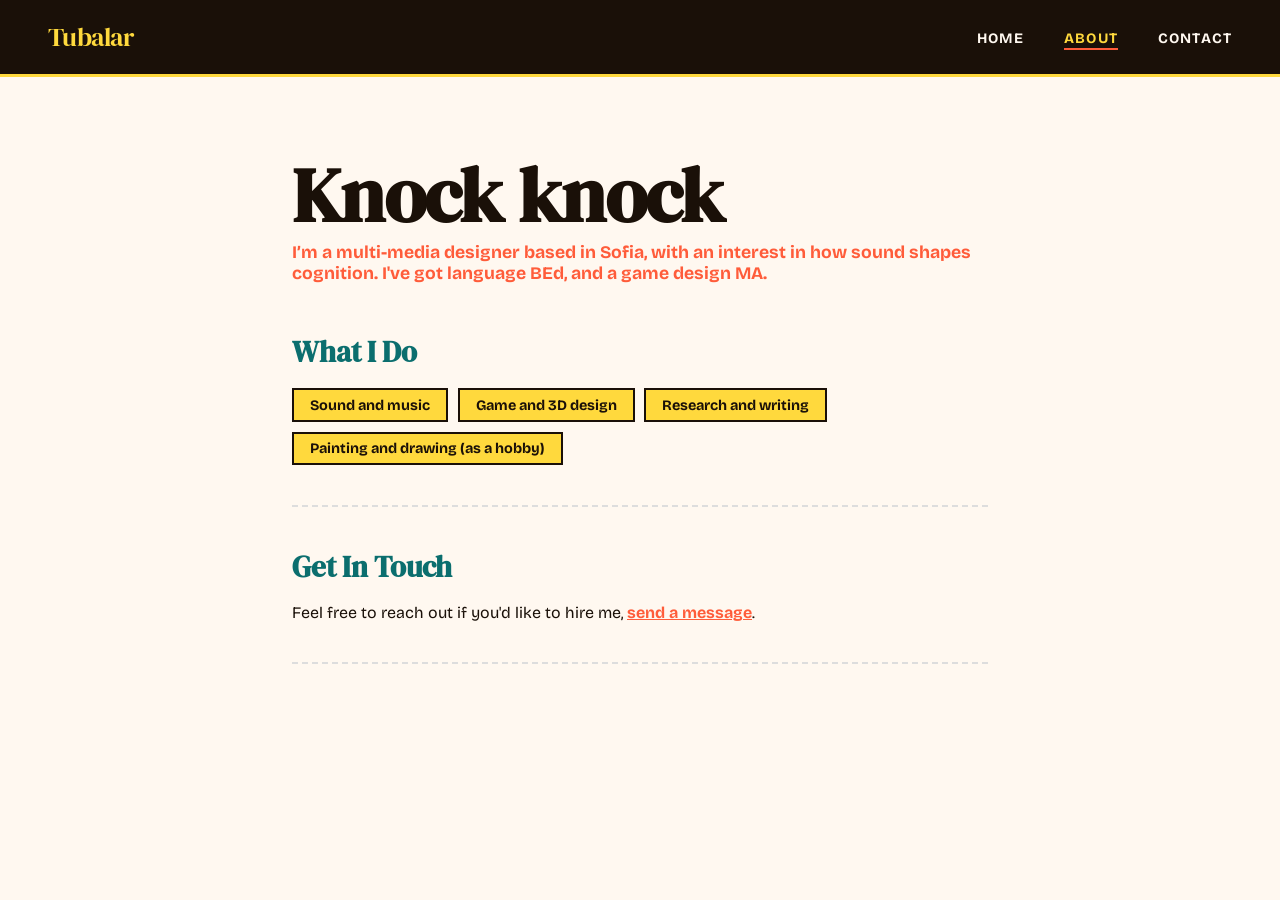
<file: about.html>
<!DOCTYPE html>
<html lang="en">

<head>
    <meta charset="UTF-8">
    <meta name="viewport" content="width=device-width, initial-scale=1.0">
    <title>About — Tubalar</title>
    <link rel="preconnect" href="https://fonts.googleapis.com">
    <link href="https://fonts.googleapis.com/css2?family=Bricolage+Grotesque:opsz,wght@12..96,400;12..96,700;12..96,800&family=DM+Serif+Display:ital@0;1&display=swap" rel="stylesheet">
    <link rel="stylesheet" href="static/css/style.css">
</head>

<body>

   <nav class="nav">
    <a href="index.html" class="nav-logo">Tubalar</a>
    <ul class="nav-links">
        <li><a href="index.html" class="nav-link">Home</a></li>
        <li><a href="about.html" class="nav-link active">About</a></li>
        <li><a href="contact.html" class="nav-link">Contact</a></li>
    </ul>
</nav>

    <main>

<section class="about">

    <div class="about-header">
        <h1>Knock knock</h1>
        <p class="tagline">I’m a multi-media designer based in Sofia, with an interest in how sound shapes cognition. I've got language BEd, and a game design MA.</p>
    </div>

    <div class="about-skills">
        <h2>What I Do</h2>
        <ul>
            <li>Sound and music</li>
            <li>Game and 3D design</li>
            <li>Research and writing</li>
            <li>Painting and drawing (as a hobby)</li>
        </ul>
    </div>

    <div class="about-contact">
        <h2>Get In Touch</h2>
        <p>Feel free to reach out if you'd like to hire me, <a href="/contact">send a message</a>.</p>
    </div>

</section>
 </main>

</body>
</html>
</file>
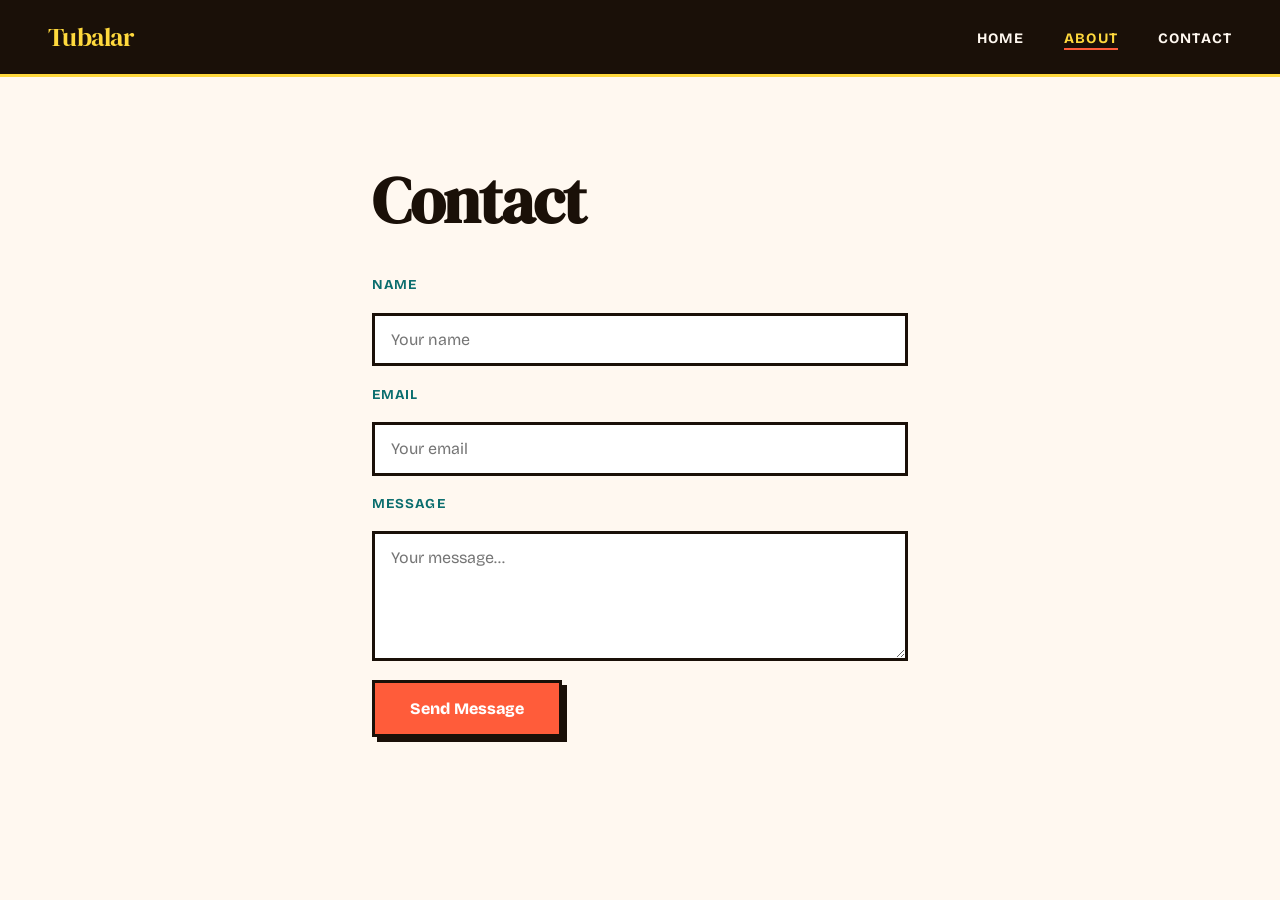
<file: contact.html>
<!DOCTYPE html>
<html lang="en">
    
<head>
    <meta charset="UTF-8">
    <meta name="viewport" content="width=device-width, initial-scale=1.0">
    <title>About — Tubalar</title>
    <link rel="preconnect" href="https://fonts.googleapis.com">
    <link href="https://fonts.googleapis.com/css2?family=Bricolage+Grotesque:opsz,wght@12..96,400;12..96,700;12..96,800&family=DM+Serif+Display:ital@0;1&display=swap" rel="stylesheet">
    <link rel="stylesheet" href="static/css/style.css">
</head>

<body>

   <nav class="nav">
    <a href="index.html" class="nav-logo">Tubalar</a>
    <ul class="nav-links">
        <li><a href="index.html" class="nav-link">Home</a></li>
        <li><a href="about.html" class="nav-link active">About</a></li>
        <li><a href="contact.html" class="nav-link">Contact</a></li>
    </ul>
</nav>


<main>
<section class="page">
    
    <h1>Contact</h1>
    
    <form action="https://formspree.io/f/mqeyavap" 
    method="POST">

        <label for="name">Name</label>
        <input type="text" id="name" name="name" placeholder="Your name" required>

        <label for="email">Email</label>
        <input type="email" id="email" name="email" placeholder="Your email" required>

        <label for="message">Message</label>
        <textarea id="message" name="message" rows="5" placeholder="Your message..." required></textarea>

        <button type="submit" class="btn">Send Message</button>
    </form>
    </section>
</main>

</body>
</html>
</file>
<file: static/css/style.css>
/* ================================
   TUBALAR — Design System
   Vibe: Retro-editorial maximalism
================================ */

:root {
    --coral:   #FF5C3A;
    --yellow:  #FFD93D;
    --teal:    #0B6E6E;
    --cream:   #FFF8F0;
    --ink:     #1A1008;
    --mint:    #C8F5E0;
    --font-display: 'Bricolage Grotesque', sans-serif;
    --font-serif:   'DM Serif Display', serif;
}

*, *::before, *::after { box-sizing: border-box; margin: 0; padding: 0; }

html { scroll-behavior: smooth; }

body {
    font-family: var(--font-display);
    background: var(--cream);
    color: var(--ink);
    overflow-x: hidden;
}

/* ================================
   NAV
================================ */
.nav {
    display: flex;
    justify-content: space-between;
    align-items: center;
    padding: 1.2rem 3rem;
    background: var(--ink);
    position: sticky;
    top: 0;
    z-index: 100;
    border-bottom: 3px solid var(--yellow);
}

.nav-logo {
    font-family: var(--font-serif);
    font-size: 1.6rem;
    color: var(--yellow);
    text-decoration: none;
    letter-spacing: -0.02em;
    transition: color 0.2s;
}
.nav-logo:hover { color: var(--coral); }

.nav-links {
    list-style: none;
    display: flex;
    gap: 2.5rem;
}

.nav-link {
    color: var(--cream);
    text-decoration: none;
    font-size: 0.9rem;
    font-weight: 700;
    letter-spacing: 0.08em;
    text-transform: uppercase;
    position: relative;
    padding-bottom: 3px;
    transition: color 0.2s;
}
.nav-link::after {
    content: '';
    position: absolute;
    bottom: 0; left: 0;
    width: 0; height: 2px;
    background: var(--coral);
    transition: width 0.25s ease;
}
.nav-link:hover,
.nav-link.active { color: var(--yellow); }
.nav-link:hover::after,
.nav-link.active::after { width: 100%; }

/* ================================
   HERO
================================ */
.hero {
    position: relative;
    min-height: 88vh;
    display: flex;
    flex-direction: column;
    justify-content: center;
    padding: 6rem 3rem 4rem;
    overflow: hidden;
    background: var(--cream);
}

.hero-tag {
    font-size: 0.85rem;
    font-weight: 700;
    letter-spacing: 0.15em;
    text-transform: uppercase;
    color: var(--teal);
    margin-bottom: 1.5rem;
    animation: fadeUp 0.6s ease both;
}

.hero-title {
    font-family: var(--font-serif);
    font-size: clamp(4rem, 10vw, 9rem);
    line-height: 0.95;
    letter-spacing: -0.03em;
    color: var(--ink);
    max-width: 800px;
    animation: fadeUp 0.7s 0.1s ease both;
    position: relative;
    z-index: 2;
}
.hero-title em {
    font-style: italic;
    color: var(--coral);
}

.hero-sub {
    font-size: clamp(1rem, 2vw, 1.2rem);
    color: var(--teal);
    max-width: 440px;
    margin-top: 2rem;
    line-height: 1.6;
    animation: fadeUp 0.7s 0.2s ease both;
    position: relative;
    z-index: 2;
}

.hero-btn {
    display: inline-block;
    margin-top: 2.5rem;
    padding: 1rem 2.2rem;
    background: var(--coral);
    color: #fff;
    font-family: var(--font-display);
    font-weight: 800;
    font-size: 1rem;
    text-decoration: none;
    border: 3px solid var(--ink);
    box-shadow: 5px 5px 0 var(--ink);
    transition: transform 0.15s ease, box-shadow 0.15s ease;
    animation: fadeUp 0.7s 0.3s ease both;
    position: relative;
    z-index: 2;
    align-self: flex-start;
}
.hero-btn:hover {
    transform: translate(-3px, -3px);
    box-shadow: 8px 8px 0 var(--ink);
}

/* Decorative blobs */
.hero-blob {
    position: absolute;
    border-radius: 50%;
    filter: blur(60px);
    opacity: 0.35;
    z-index: 1;
    pointer-events: none;
}
.blob-1 {
    width: 500px; height: 500px;
    background: var(--yellow);
    top: -100px; right: -100px;
    animation: float 8s ease-in-out infinite;
}
.blob-2 {
    width: 350px; height: 350px;
    background: var(--coral);
    bottom: -50px; right: 200px;
    animation: float 10s 2s ease-in-out infinite;
}
.blob-3 {
    width: 250px; height: 250px;
    background: var(--mint);
    top: 50%; left: 40%;
    animation: float 7s 1s ease-in-out infinite;
}

/* ================================
   GALLERY
================================ */
.gallery {
    padding: 5rem 3rem;
    background: var(--ink);
}

.gallery-header {
    margin-bottom: 2.5rem;
}

.gallery-label {
    font-size: 0.85rem;
    font-weight: 700;
    letter-spacing: 0.15em;
    text-transform: uppercase;
    color: var(--yellow);
}

.gallery-grid {
    display: grid;
    grid-template-columns: repeat(3, 1fr);
    gap: 1.2rem;
}

.gallery-item {
    position: relative;
    overflow: hidden;
    border: 3px solid transparent;
    transition: border-color 0.25s ease, transform 0.25s ease;
    cursor: pointer;
    opacity: 0;
    transform: translateY(30px);
    transition: opacity 0.5s ease, transform 0.5s ease, border-color 0.25s ease;
}
.gallery-item.visible {
    opacity: 1;
    transform: translateY(0);
}
.gallery-item:nth-child(2) { transition-delay: 0.1s; }
.gallery-item:nth-child(3) { transition-delay: 0.2s; }

.gallery-item:hover {
    border-color: var(--yellow);
    transform: translateY(-6px) !important;
}

.gallery-item img {
    width: 100%;
    height: 280px;
    object-fit: cover;
    display: block;
    transition: transform 0.4s ease;
}
.gallery-item:hover img {
    transform: scale(1.04);
}

.gallery-overlay {
    position: absolute;
    bottom: 0; left: 0; right: 0;
    padding: 1.2rem;
    background: linear-gradient(transparent, rgba(10,10,10,0.85));
    color: var(--yellow);
    font-weight: 800;
    font-size: 0.9rem;
    letter-spacing: 0.05em;
    opacity: 0;
    transition: opacity 0.25s ease;
}
.gallery-item:hover .gallery-overlay {
    opacity: 1;
}

/* ================================
   LIGHTBOX
================================ */
#lightbox {
    display: none;
    position: fixed;
    inset: 0;
    background: rgba(10, 10, 10, 0.92);
    z-index: 1000;
    justify-content: center;
    align-items: center;
}
#lightbox.active {
    display: flex;
}
#lightbox-img {
    max-width: 85vw;
    max-height: 85vh;
    object-fit: contain;
    border: 4px solid var(--yellow);
    box-shadow: 0 30px 80px rgba(0,0,0,0.6);
    animation: fadeUp 0.3s ease both;
}
.lightbox-close {
    position: fixed;
    top: 1.5rem; right: 2rem;
    background: var(--coral);
    border: 3px solid var(--ink);
    color: #fff;
    font-size: 1.1rem;
    width: 44px; height: 44px;
    cursor: pointer;
    font-weight: 800;
    transition: transform 0.15s ease, background 0.15s;
    z-index: 1001;
}
.lightbox-close:hover {
    background: var(--yellow);
    color: var(--ink);
    transform: rotate(90deg);
}

/* ================================
   ANIMATIONS
================================ */
@keyframes fadeUp {
    from { opacity: 0; transform: translateY(24px); }
    to   { opacity: 1; transform: translateY(0); }
}
@keyframes float {
    0%, 100% { transform: translateY(0) scale(1); }
    50%       { transform: translateY(-20px) scale(1.04); }
}

/* ================================
   ABOUT PAGE
================================ */
.about {
    max-width: 760px;
    margin: 0 auto;
    padding: 5rem 2rem;
}
.about-header { margin-bottom: 3rem; }
.about-header h1 {
    font-family: var(--font-serif);
    font-size: clamp(2.5rem, 6vw, 5rem);
    line-height: 1;
    letter-spacing: -0.02em;
}
.tagline {
    font-size: 1.1rem;
    color: var(--coral);
    font-weight: 700;
    margin-top: 0.5rem;
}
.about-bio, .about-skills, .about-contact {
    margin-bottom: 2.5rem;
    padding-bottom: 2.5rem;
    border-bottom: 2px dashed #ddd;
}
.about-bio h2, .about-skills h2, .about-contact h2 {
    font-family: var(--font-serif);
    font-size: 1.8rem;
    margin-bottom: 1rem;
    color: var(--teal);
}
.about-skills ul {
    list-style: none;
    display: flex;
    flex-wrap: wrap;
    gap: 0.6rem;
    padding: 0;
}
.about-skills li {
    background: var(--yellow);
    color: var(--ink);
    padding: 0.4rem 1rem;
    font-weight: 700;
    font-size: 0.9rem;
    border: 2px solid var(--ink);
}
.about-contact a { color: var(--coral); font-weight: 700; }

/* ================================
   CONTACT PAGE
================================ */
.page {
    max-width: 600px;
    margin: 0 auto;
    padding: 5rem 2rem;
}
.page h1 {
    font-family: var(--font-serif);
    font-size: clamp(2.5rem, 6vw, 4rem);
    margin-bottom: 2rem;
    letter-spacing: -0.02em;
}
form {
    display: flex;
    flex-direction: column;
    gap: 1.2rem;
}
label {
    font-weight: 700;
    font-size: 0.85rem;
    letter-spacing: 0.08em;
    text-transform: uppercase;
    color: var(--teal);
}
input, textarea {
    padding: 0.9rem 1rem;
    border: 3px solid var(--ink);
    font-family: var(--font-display);
    font-size: 1rem;
    background: #fff;
    transition: border-color 0.2s, box-shadow 0.2s;
    outline: none;
}
input:focus, textarea:focus {
    border-color: var(--coral);
    box-shadow: 4px 4px 0 var(--coral);
}

/* ================================
   BUTTON
================================ */
.btn, button[type="submit"] {
    display: inline-block;
    padding: 1rem 2.2rem;
    background: var(--coral);
    color: #fff;
    font-family: var(--font-display);
    font-weight: 800;
    font-size: 1rem;
    text-decoration: none;
    border: 3px solid var(--ink);
    box-shadow: 5px 5px 0 var(--ink);
    cursor: pointer;
    transition: transform 0.15s ease, box-shadow 0.15s ease;
    align-self: flex-start;
}
.btn:hover, button[type="submit"]:hover {
    transform: translate(-3px, -3px);
    box-shadow: 8px 8px 0 var(--ink);
}

/* ================================
   FLASH MESSAGES
================================ */
.flash {
    padding: 1rem 1.4rem;
    margin-bottom: 1.5rem;
    border-left: 5px solid;
    font-weight: 700;
}
.flash.success { background: var(--mint); border-color: var(--teal); color: var(--teal); }
.flash.error   { background: #ffe5e0; border-color: var(--coral); color: var(--coral); }
</file>
